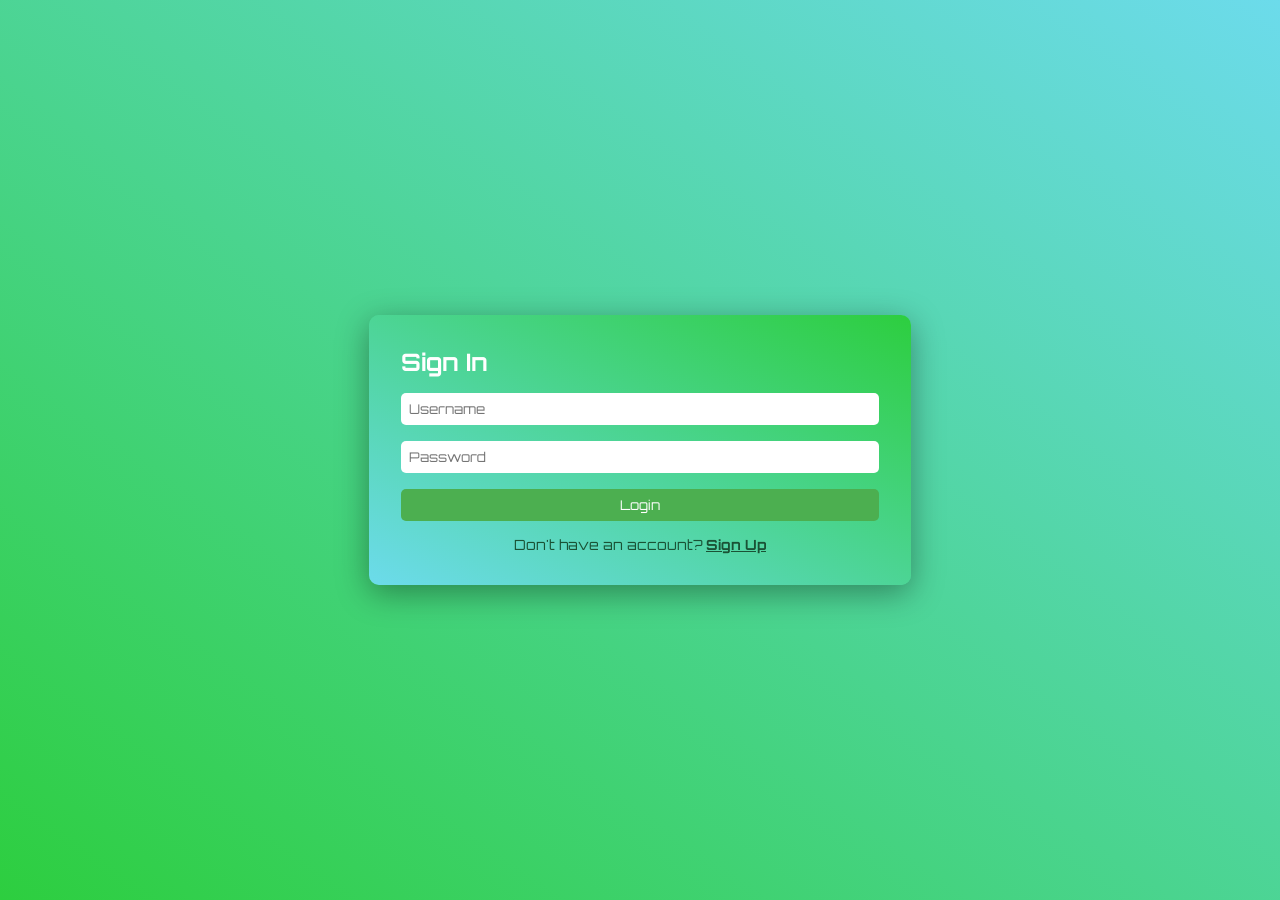
<file: index.html>
<!doctype html>
<html lang="en">
  <head>
    <meta charset="UTF-8" />
    <meta name="viewport" content="width=device-width, initial-scale=1.0" />
    <title>Login</title>
    <style>
      @import url("https://fonts.googleapis.com/css2?family=Orbitron:wght@400..900&display=swap");
      * {
        margin: 0;
        padding: 0;
        box-sizing: border-box;
        font-family: "Orbitron", sans-serif;
      }
      body {
        background: linear-gradient(to right top, #2dce3f, #6cdbeb);
        display: flex;
        justify-content: center;
        align-items: center;
        height: 100vh;
      }
      .login {
        background: linear-gradient(to right top, #6cdbeb, #2dce3f);
        padding: 2rem;
        border-radius: 10px;
        backdrop-filter: blur(10px);
        box-shadow: 0 8px 32px rgba(0, 0, 0, 0.37);
      }
      .login h1 {
        color: #fff;
        margin-bottom: 1rem;
      }
      .login input {
        width: 100%;
        padding: 0.5rem;
        margin-bottom: 1rem;
        border: none;
        border-radius: 5px;
      }
      .login button {
        width: 100%;
        padding: 0.5rem;
        border: none;
        border-radius: 5px;
        background-color: #4caf50;
        color: white;
        cursor: pointer;
      }
      .register-link {
        margin-top: 15px;
        text-align: center;
        font-size: 14px;
        color: #1a5235;
      }
      .register-link a {
        color: #1a5235;
        text-decoration: underline;
        font-weight: bold;
      }
      .register-link a:hover {
        color: #0f3320;
      }
    </style>
  </head>
  <body>
    <main>
      <section class="login">
        <div class="login-form">
          <h1>Sign In</h1>
          <form action="dashboard.html">
            <input type="text" id="username" placeholder="Username" required />
            <input
              type="password"
              id="password"
              placeholder="Password"
              required
            />
            <button type="submit">Login</button>
            <p class="register-link">
              Don't have an account? <a href="register.html">Sign Up</a>
            </p>
          </form>
        </div>
      </section>
      <script>
        const loginForm = document.querySelector(".login-form form");
        loginForm.addEventListener("submit", function (event) {
          event.preventDefault();
          const usernameInput = document.getElementById("username");
          const username = usernameInput.value;
          localStorage.setItem("username", username);
          window.location.href = "dashboard.html";
        });
      </script>
    </main>
  </body>
</html>
</file>
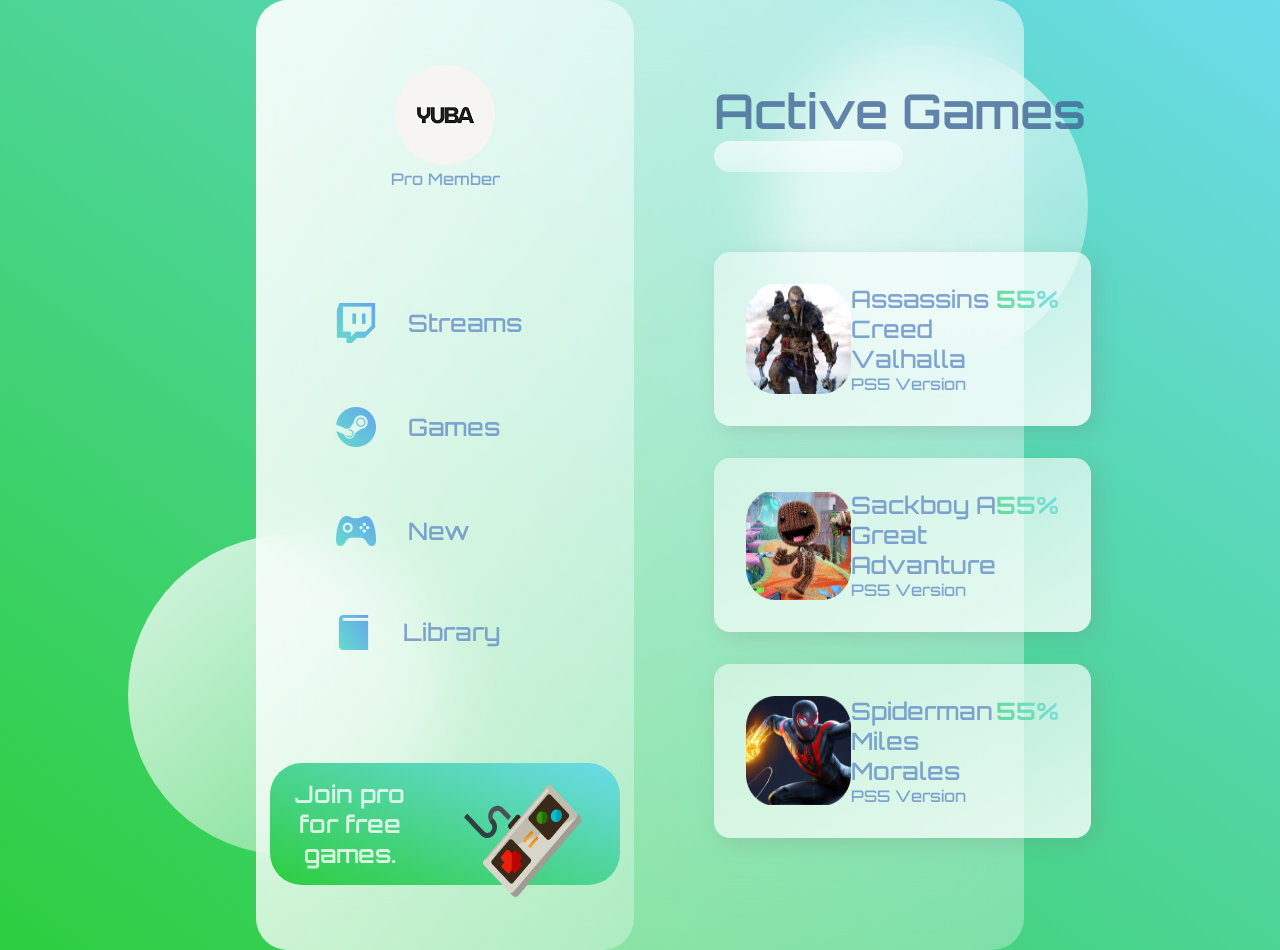
<file: dashboard.html>
<!doctype html>
<html lang="en">
  <head>
    <meta charset="UTF-8" />
    <meta name="viewport" content="width=device-width, initial-scale=1.0" />
    <title>Glass Website</title>
    <link rel="preconnect" href="https://fonts.googleapis.com" />
    <link rel="preconnect" href="https://fonts.gstatic.com" crossorigin />
    <link
      href="https://fonts.googleapis.com/css2?family=Orbitron:wght@400..900&display=swap"
      rel="stylesheet"
    />
    <link rel="stylesheet" href="./style.css" />
  </head>
  <body>
    <main>
      <section class="glass">
        <div class="dashboard">
          <div class="user">
            <img
              id="profile-image"
              src="./images/avatar.png"
              alt="profile picture"
            />
            <h3 id="profile-name">Yuba</h3>
            <p>Pro Member</p>
          </div>
          <div class="links">
            <div class="link">
              <img src="./images/twitch.png" alt="" />
              <h2>Streams</h2>
            </div>
            <div class="link">
              <img src="./images/steam.png" alt="" />
              <h2>Games</h2>
            </div>
            <div class="link">
              <img src="./images/upcoming.png" alt="" />
              <h2>New</h2>
            </div>
            <div class="link">
              <img src="./images/library.png" alt="" />
              <h2>Library</h2>
            </div>
          </div>
          <div class="pro">
            <h2>Join pro for free games.</h2>
            <img src="./images/controller.png" alt="" />
          </div>
        </div>
        <div class="games">
          <div class="status">
            <h1>Active Games</h1>
            <input type="text" />
          </div>
          <div class="cards">
            <div class="card">
              <img src="./images/assassins.png" alt="" />
              <div class="card-info">
                <h2>Assassins Creed Valhalla</h2>
                <p>PS5 Version</p>
                <div class="progress"></div>
              </div>
              <h2 class="percentage">55%</h2>
            </div>
            <div class="card">
              <img src="./images/sackboy.png" alt="" />
              <div class="card-info">
                <h2>Sackboy A Great Advanture</h2>
                <p>PS5 Version</p>
                <div class="progress"></div>
              </div>
              <h2 class="percentage">55%</h2>
            </div>
            <div class="card">
              <img src="./images/spiderman.png" alt="" />
              <div class="card-info">
                <h2>Spiderman Miles Morales</h2>
                <p>PS5 Version</p>
                <div class="progress"></div>
              </div>
              <h2 class="percentage">55%</h2>
            </div>
          </div>
        </div>
      </section>
    </main>
    <div class="circle1"></div>
    <div class="circle2"></div>
    <script>
      const profileName = document.getElementById("profile-name");
      const profileImage = document.getElementById("profile-image");
      const username = localStorage.getItem("username");
      if (profileName) {
        profileName.textContent = username;
      }
      if (username.toLowerCase() === "yuba") {
        profileImage.src = `images/avatar.png`;
      } else {
        profileImage.src = `https://ui-avatars.com/api/?name=${encodeURIComponent(username)}&background=1a5235&color=fff&bold=true`;
      }
    </script>
  </body>
</html>
</file>
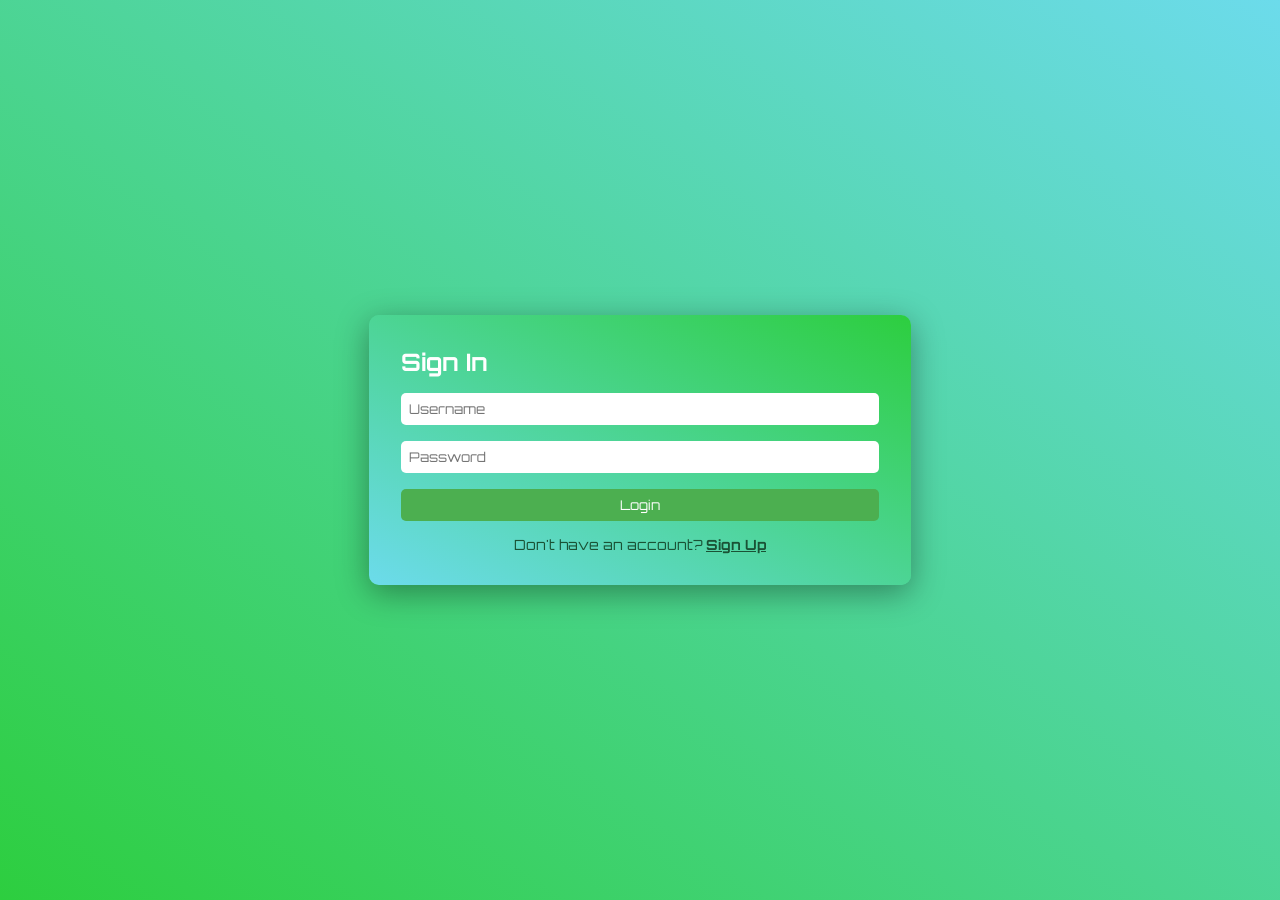
<file: login.html>
<!doctype html>
<html lang="en">
  <head>
    <meta charset="UTF-8" />
    <meta name="viewport" content="width=device-width, initial-scale=1.0" />
    <title>Login</title>
    <style>
      @import url("https://fonts.googleapis.com/css2?family=Orbitron:wght@400..900&display=swap");
      * {
        margin: 0;
        padding: 0;
        box-sizing: border-box;
        font-family: "Orbitron", sans-serif;
      }
      body {
        background: linear-gradient(to right top, #2dce3f, #6cdbeb);
        display: flex;
        justify-content: center;
        align-items: center;
        height: 100vh;
      }
      .login {
        background: linear-gradient(to right top, #6cdbeb, #2dce3f);
        padding: 2rem;
        border-radius: 10px;
        backdrop-filter: blur(10px);
        box-shadow: 0 8px 32px rgba(0, 0, 0, 0.37);
      }
      .login h1 {
        color: #fff;
        margin-bottom: 1rem;
      }
      .login input {
        width: 100%;
        padding: 0.5rem;
        margin-bottom: 1rem;
        border: none;
        border-radius: 5px;
      }
      .login button {
        width: 100%;
        padding: 0.5rem;
        border: none;
        border-radius: 5px;
        background-color: #4caf50;
        color: white;
        cursor: pointer;
      }
      .register-link {
        margin-top: 15px;
        text-align: center;
        font-size: 14px;
        color: #1a5235;
      }
      .register-link a {
        color: #1a5235;
        text-decoration: underline;
        font-weight: bold;
      }
      .register-link a:hover {
        color: #0f3320;
      }
    </style>
  </head>
  <body>
    <main>
      <section class="login">
        <div class="login-form">
          <h1>Sign In</h1>
          <form action="index.html">
            <input type="text" id="username" placeholder="Username" required />
            <input
              type="password"
              id="password"
              placeholder="Password"
              required
            />
            <button type="submit">Login</button>
            <p class="register-link">
              Don't have an account? <a href="register.html">Sign Up</a>
            </p>
          </form>
        </div>
      </section>
      <script>
        const loginForm = document.querySelector(".login-form form");
        loginForm.addEventListener("submit", function (event) {
          event.preventDefault();
          const usernameInput = document.getElementById("username");
          const username = usernameInput.value;
          localStorage.setItem("username", username);
          window.location.href = "index.html";
        });
      </script>
    </main>
  </body>
</html>
</file>
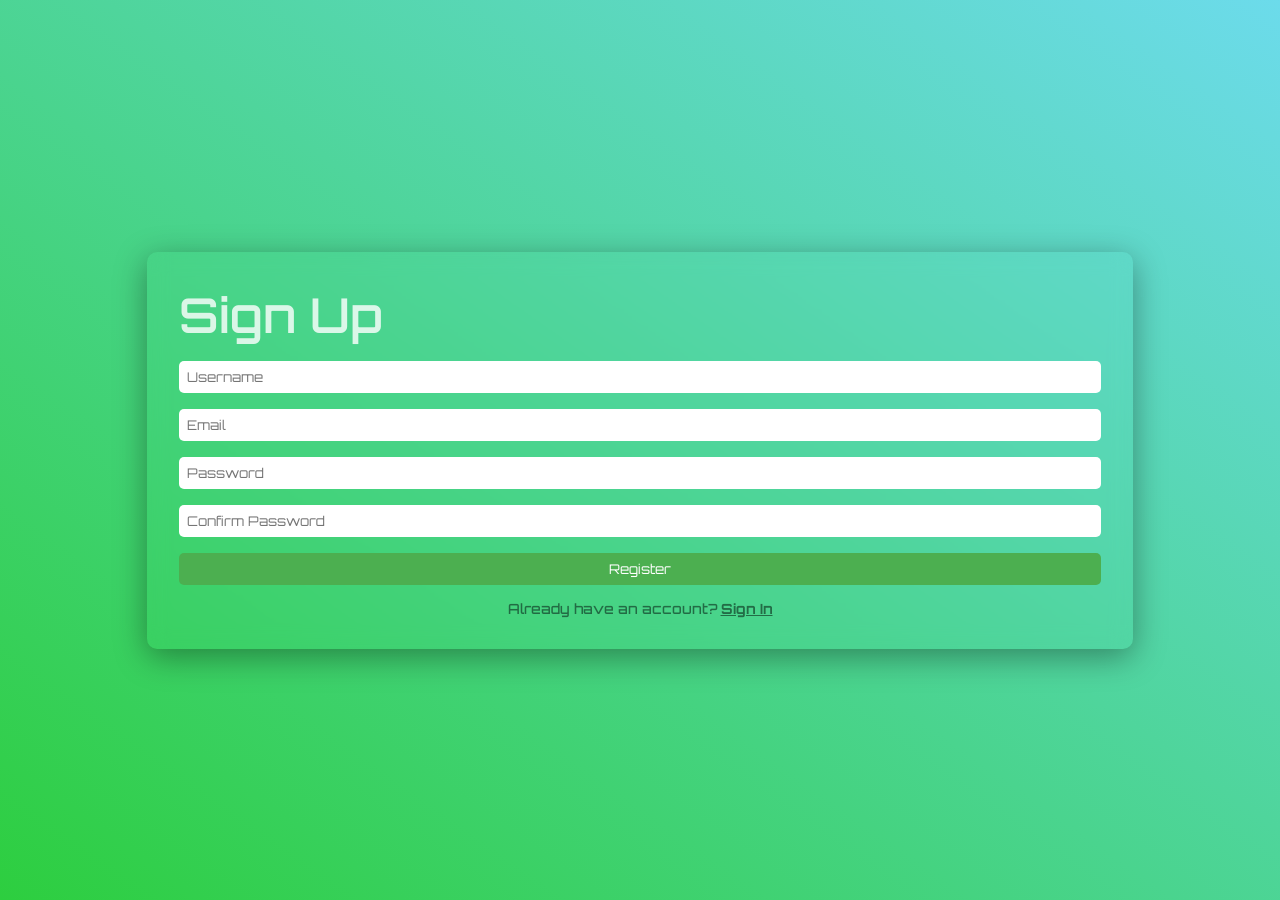
<file: register.html>
<!doctype html>
<html lang="en">
  <head>
    <meta charset="UTF-8" />
    <meta name="viewport" content="width=device-width, initial-scale=1.0" />
    <title>Register</title>
    <link rel="stylesheet" href="style.css" />
    <style>
      @import url("https://fonts.googleapis.com/css2?family=Orbitron:wght@400..900&display=swap");
      * {
        margin: 0;
        padding: 0;
        box-sizing: border-box;
        font-family: "Orbitron", sans-serif;
      }
      main {
        background: transparent;
        width: 100%;
      }
      html,
      body {
        background: linear-gradient(to right top, #2dce3f, #6cdbeb);
        min-height: 100vh;
        margin: 0;
        padding: 0;
        width: 100%;
      }
      body {
        display: flex;
        justify-content: center;
        align-items: center;
      }
      .register {
        padding: 2rem;
        border-radius: 10px;
        backdrop-filter: blur(10px);
        box-shadow: 0 8px 32px rgba(0, 0, 0, 0.37);
      }
      .register h1 {
        color: #fff;
        margin-bottom: 1rem;
      }
      .register input {
        width: 100%;
        padding: 0.5rem;
        margin-bottom: 1rem;
        border: none;
        border-radius: 5px;
      }
      .register button {
        width: 100%;
        padding: 0.5rem;
        border: none;
        border-radius: 5px;
        background-color: #4caf50;
        color: white;
        cursor: pointer;
      }
      .login-link {
        margin-top: 15px;
        text-align: center;
        font-size: 14px;
        color: #1a5235;
      }
      .login-link a {
        color: #1a5235;
        text-decoration: underline;
        font-weight: bold;
      }
    </style>
  </head>
  <body>
    <main>
      <section class="register">
        <div class="register-form">
          <h1>Sign Up</h1>
          <form action="dashboard.html">
            <input
              type="text"
              id="register-username"
              placeholder="Username"
              required
            />
            <input
              type="email"
              id="register-email"
              placeholder="Email"
              required
            />
            <input
              type="password"
              id="register-password"
              placeholder="Password"
              required
            />
            <input
              type="password"
              id="register-confirm-password"
              placeholder="Confirm Password"
              required
            />
            <button type="submit">Register</button>
            <p class="login-link">
              Already have an account? <a href="login.html">Sign In</a>
            </p>
          </form>
        </div>
      </section>
    </main>
    <script>
      const registerForm = document.querySelector(".register-form form");
      registerForm.addEventListener("submit", function (event) {
        event.preventDefault();
        const username = document.getElementById("register-username").value;
        const email = document.getElementById("register-email").value;
        const password = document.getElementById("register-password").value;
        const confirmPassword = document.getElementById(
          "register-confirm-password",
        ).value;

        if (password !== confirmPassword) {
          alert("Passwords do not match!");
          return;
        }
        localStorage.setItem("username", username);
        window.location.href = "dashboard.html";
      });
    </script>
  </body>
</html>
</file>
<file: style.css>
* {
  margin: 0;
  padding: 0;
  box-sizing: border-box;
}

h1 {
  color: #426696;
  font-weight: 600;
  font-size: 3rem;
  opacity: 0.8;
}
h2,
p {
  color: #658ec6;
  font-weight: 500;
  opacity: 0.8;
}

h3 {
  color: #426696;
  font-weight: 600;
  opacity: 0.8;
}

main {
  font-family: "orbitron", sans-serif;
  min-height: 100vh;
  background: linear-gradient(to right top, #2dce3f, #6cdbeb);
  display: flex;
  align-items: center;
  justify-content: center;
}

.glass {
  background: white;
  min-height: 80vh;
  width: 60%;
  background: linear-gradient(
    to right bottom,
    rgba(255, 255, 255, 0.7),
    rgba(255, 255, 255, 0.3)
  );
  border-radius: 2rem;
  z-index: 2;
  backdrop-filter: blur(2rem);
  display: flex;
}
.circle1,
.circle2 {
  background: white;
  background: linear-gradient(
    to right bottom,
    rgba(255, 255, 255, 0.8),
    rgba(255, 255, 255, 0.3)
  );
  height: 20rem;
  width: 20rem;
  position: absolute;
  border-radius: 50%;
}

.circle1 {
  top: 5%;
  right: 15%;
}
.circle2 {
  bottom: 5%;
  left: 10%;
}
.dashboard {
  flex: 1;
  display: flex;
  flex-direction: column;
  align-items: center;
  justify-content: space-evenly;
  text-align: center;
  background: linear-gradient(
    to right bottom,
    rgba(255, 255, 255, 0.7),
    rgba(255, 255, 255, 0.3)
  );
  border-radius: 2rem;
}
.link {
  display: flex;
  margin: 2rem 0rem;
  padding: 1rem 5rem;
  align-items: center;
  cursor: pointer;
  width: 100%;
  border-radius: 18px;
  transition: 0.35s;
}

.link:hover {
  transform: translateX(10px);
  box-shadow:
    0px 10px 20px,
    rgba(0, 0, 0, 0.2);
  background: linear-gradient(
    rgba(255, 255, 255, 0.7),
    rgba(255, 255, 255, 0.3)
  );
}
.link h2 {
  padding: 0rem 2rem;
}

.games {
  flex: 2;
}

.pro {
  background: linear-gradient(to right top, #2dce3f, #6cdbeb);
  border-radius: 2rem;
  color: white;
  padding: 1rem;
  position: relative;
}

.pro img {
  position: absolute;
  top: -10%;
  right: 10%;
}
.pro h2 {
  width: 40%;
  color: white;
  font-weight: 600;
}

.status {
  margin-bottom: 3rem;
}

.status input {
  background: linear-gradient(
    to right bottom,
    rgba(255, 255, 255, 0.7),
    rgba(255, 255, 255, 0.3)
  );
  border: none;
  width: 50%;
  padding: 0.5rem;
  border-radius: 2rem;
}

.games {
  margin: 5rem;
  display: flex;
  flex-direction: column;
  justify-content: space-evenly;
}

.card {
  display: flex;
  background: linear-gradient(
    to left top,
    rgba(255, 255, 255, 0.8),
    rgba(255, 255, 255, 0.5)
  );
  border-radius: 1rem;
  margin: 2rem 0rem;
  padding: 2rem;
  box-shadow: 6px 6px 20px rgba(122, 122, 122, 0.212);
  justify-content: space-between;
}

.progress {
  background: linear-gradient(to right top, #2dce3f, #6cdbeb);
  width: 100%;
  height: 25%;
  border-radius: 1rem;
  position: relative;
  overflow: hidden;
}
.progress::after {
  content: "";
  width: 100%;
  height: 100%;
  background: rgb(236, 236, 236);
  position: absolute;
  left: 55%;
}
.card-info {
  display: flex;
  flex-direction: column;
  justify-content: space-between;
}

.percentage {
  font-weight: bold;
  background: linear-gradient(to right top, #2dce3f, #6cdbeb);
  -webkit-background-clip: text;
  background-clip: text;
  -webkit-text-fill-color: transparent;
}
@media (max-width: 768px) {
  *,
  *::before,
  *::after {
    box-sizing: border-box;
  }
  .status,
  .games h1,
  .games h2,
  .status h1 {
    text-align: center;
    display: flex;
    flex-direction: column;
    align-items: center;
    justify-content: center;
    width: 100%;
  }
  body,
  main {
    min-height: 100vh;
    height: auto;
    overflow-y: auto;
    padding: 10px 0;
  }
  .glass {
    flex-direction: column;
    width: 90%;
    min-height: auto;
    height: auto;
    margin: 0 auto;
    padding: 1rem;
  }
  .dashboard,
  .sidebar,
  .games {
    width: 100%;
    height: auto;
    min-height: auto;
    margin-left: 0;
    margin-right: 0;
  }
  .sidebar {
    align-items: center;
    text-align: center;
    margin-bottom: 2rem;
  }
  .card {
    width: 100%;
    max-width: 100%;
    height: auto;
    flex-direction: column;
    align-items: center;
    text-align: center;
    padding: 1rem;
    margin: 0 0 1rem 0;
    box-sizing: border-box;
  }
  .card img {
    width: 80px;
    height: 80px;
    object-fit: cover;
  }
}
</file>
